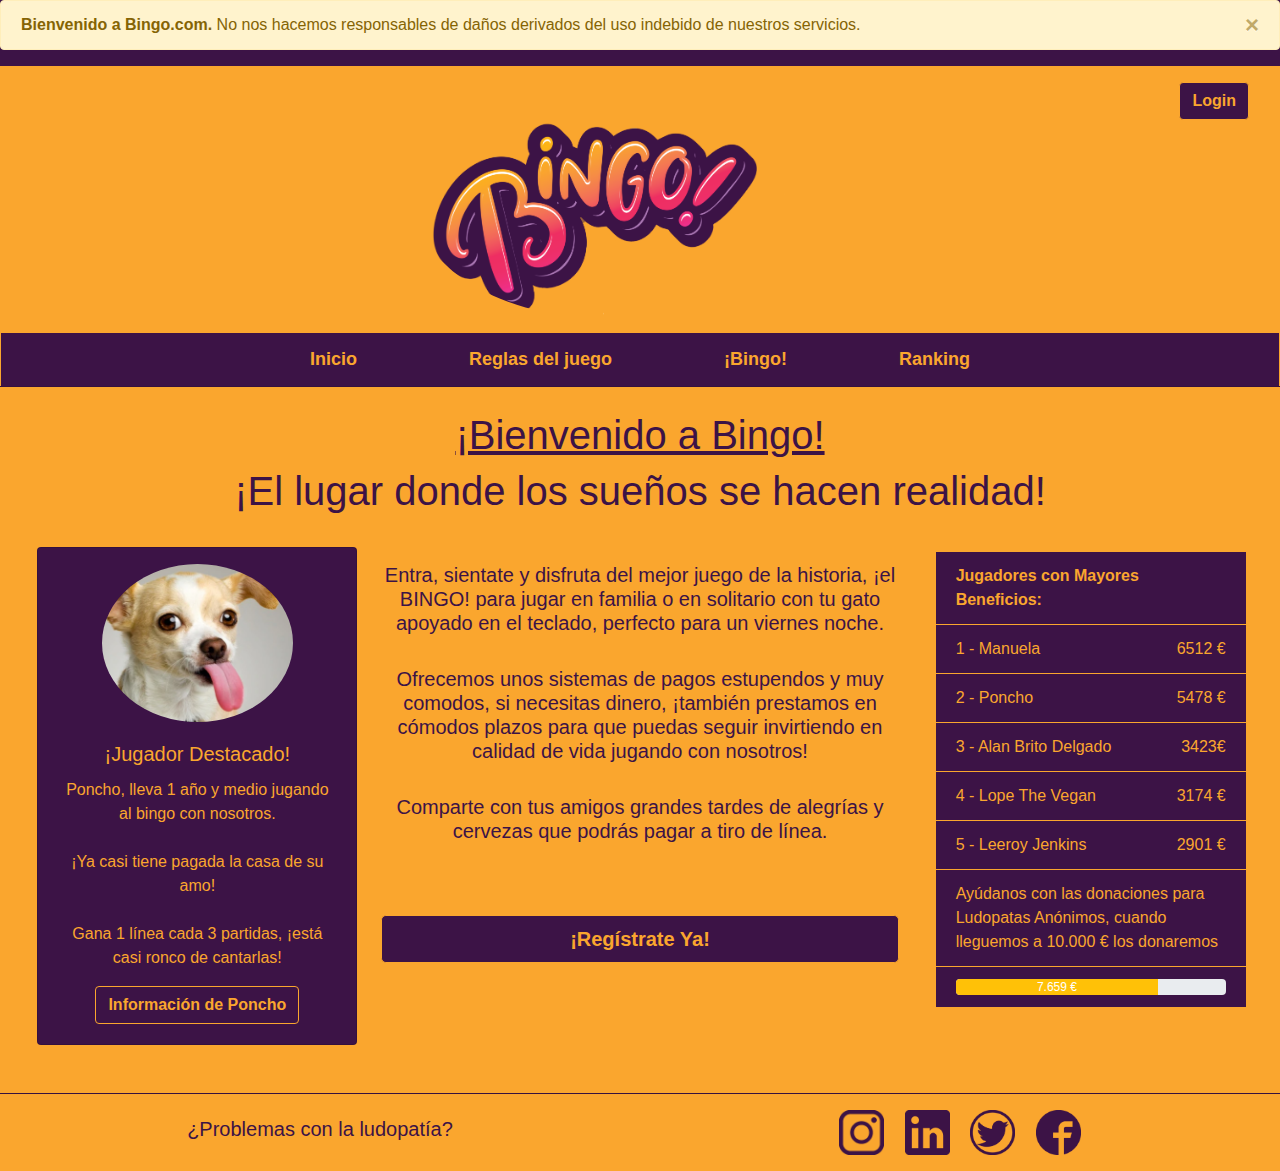
<file: DI_CartonesBingo/index.html>
<!DOCTYPE html>
<html lang="en">

<head>
    <meta charset="UTF-8">
    <meta name="viewport" content="width=device-width, initial-scale=1.0">
    <meta http-equiv="X-UA-Compatible" content="ie=edge">
    <title>Rankings</title>
    <link rel="stylesheet" href="https://maxcdn.bootstrapcdn.com/bootstrap/4.3.1/css/bootstrap.min.css">


    <link rel="stylesheet" href="css/style.css">
</head>

<body>
  
    <div class="alert alert-warning alert-dismissible fade show" role="alert">
        <strong>Bienvenido a Bingo.com.</strong> No nos hacemos responsables de daños derivados del uso indebido de
        nuestros servicios.
        <button type="button" class="close" data-dismiss="alert" aria-label="Close">
            <span aria-hidden="true">&times;</span>
        </button>
    </div>

    <div class="container">
        <div class="row justify-content-center pb-3 ">
            <div class="col-12   text-center">
                <img src="img/kisspng-buzzword-bingo-game-bigo-5b0ad9d072c036.57562746152743777647.png"
                    class="img-fluid rounded-circle imagen" alt="" />
                
                  
                    <button type="button" class="btn btn-primary float-right mt-3 mr-3" title="Introduce tus datos:" data-content="Hemos llegado al límite de jugadores simultaneos" data-toggle="popover" data-placement="bottom" >
                      Login
                    </button>
            </div>

        </div>

        <div class="row ">
            <div class="col-12 ">
                <nav class="navbar navbar-expand-md navbar-light bg-light border-right border-left border-primary">
                    <button class="navbar-toggler custom-toggler mx-2 my-2" type="button" data-toggle="collapse" data-target="#navbarNav"
                        aria-controls="navbarNav" aria-expanded="false" aria-label="Toggle navigation">
                        <span class="navbar-toggler-icon"></span>
                    </button>
                    <div class="collapse navbar-collapse text-center" id="navbarNav">
                        <ul class="navbar-nav  mx-auto ">
                            <li class="nav-item px-5">
                                <a class="nav-link" href="index.html">Inicio</a>
                            </li>
                            <li class="nav-item  px-5">
                                <a class="nav-link" href="html/reglas.html">Reglas del juego</a>
                            </li>
                            <li class="nav-item  px-5">
                                <a class="nav-link" href="html/bingo.html">¡Bingo!</a>
                            </li>
                            <li class="nav-item  px-5">
                                <a class="nav-link " href="html/ranking.html">Ranking</a>
                            </li>
                        </ul>
                    </div>
                </nav>
            </div>

        </div>
        <hr>

        <div class="row no-gutters justify-content-center pb-5">
            <div class="col-12 text-center py-4">
                <h1 class="h1 d-none d-md-block"><u>¡Bienvenido a Bingo!</u></h1>
                <h1 class="h1 d-none d-md-block">¡El lugar donde los sueños se hacen realidad!</h1>
                <h3 class="h3 d-md-none"><u>¡Bienvenido a Bingo!</u></h3>
                <h3 class="h3 d-md-none">¡El lugar donde los sueños se hacen realidad!</h3>
            </div>
            <div class="col-5 col-lg-3 text-center justify-content-center ">
            <div class="card ml-lg-2 index-2 h-lg-100" style="width: 100%">

                <img src="img/topdiario2.PNG" class="card-img img-fluid rounded-circle mx-auto mt-3" alt="...">
                <div class="card-body">
                  <h5 class="card-title">¡Jugador Destacado!</h5>
                  <p class="card-text">Poncho, lleva 1 año y medio jugando al bingo con nosotros.<br><br>
                    ¡Ya casi tiene pagada la casa de su amo!<br><br>
                    Gana 1 línea cada 3 partidas, ¡está casi ronco de cantarlas!
                  </p>
                  <button type="button" class="btn btn-md btn-primary" data-toggle="popover" title="Eduardo Iturraspe Alias 'Poncho'" data-content="Registrado en Bingo! el día 06-06-2016. ¡Ha pagado dos veces la fianza de su amo gracias a nosotros!">Información de Poncho</button>

                </div>
              </div>
            </div>
            <div class="col-6 col-lg-5 text-center pt-lg-3 px-2 mx-lg-4">
                 
                <p class="h5 d-none d-md-block">Entra, sientate y disfruta del mejor juego de la historia, ¡el BINGO! para jugar en familia o en solitario con tu gato apoyado en el teclado, perfecto para un viernes noche.</p><br>
                <p class="h5 d-none d-md-block">Ofrecemos unos sistemas de pagos estupendos y muy comodos, si necesitas dinero, ¡también prestamos en cómodos plazos para que puedas seguir invirtiendo en calidad de vida jugando con nosotros!</p><br>
                <p class="h5 d-none d-md-block">Comparte con tus amigos grandes tardes de alegrías y cervezas que podrás pagar a tiro de línea.</p>
                <p class="h4 d-md-none">Entra, sientate y disfruta del mejor juego de la historia, ¡el BINGO! para jugar en familia o en solitario con tu gato apoyado en el teclado, perfecto para un viernes noche.</p><br>
                <p class="h4 d-md-none">Ofrecemos unos sistemas de pagos estupendos y muy comodos, si necesitas dinero, ¡también prestamos en cómodos plazos para que puedas seguir invirtiendo en calidad de vida jugando con nosotros!</p><br>
                <p class="h4 d-md-none">Comparte con tus amigos grandes tardes de alegrías y cervezas que podrás pagar a tiro de línea.</p>
                <a class="btn btn-primary btn-lg mt-3 d-none d-md-block" href="#" role="button" data-toggle="modal"
                        data-target="#registro">¡Regístrate Ya!</a>
            </div>
            <div class="col-12 col-lg-3 px-4 pt-4 pt-lg-1 px-lg-1">
                    <ul class="list-group list-group-flush  ">
                            <li class="list-group-item "><strong>Jugadores con Mayores Beneficios:</strong></li>
                            <li class="list-group-item">1 - Manuela <span class="float-right"> 6512 €</span></li>
                            <li class="list-group-item">2 - Poncho  <span class="float-right">  5478 €</span></li>
                            <li class="list-group-item">3 - Alan Brito Delgado <span class="float-right"> 3423€</span></li>
                            <li class="list-group-item">4 - Lope The Vegan <span class="float-right"> 3174 €</span></li>
                            <li class="list-group-item">5 - Leeroy Jenkins <span class="float-right"> 2901 €</span></li>
                            <li class="list-group-item">Ayúdanos con las donaciones para Ludopatas Anónimos, cuando lleguemos a 10.000 € los donaremos</span></li>
                            <li class="list-group-item"><div class="progress">
                                    <div class="progress-bar bg-warning" role="progressbar" style="width: 75%" aria-valuenow="75" aria-valuemin="0" aria-valuemax="100">7.659 €</div>
                                  </div></li>
                          </ul>
            </div>
            <div></div>
            <a class="btn btn-primary btn-lg mt-3 d-md-none" href="#" role="button" data-toggle="modal"
                        data-target="#registro">¡Regístrate Ya!</a>
        </div>

        <hr>

        <!-- Modal Registro -->
                <div class="modal fade" id="registro" tabindex="-1" role="dialog" aria-labelledby="exampleModalScrollableTitle"
                aria-hidden="true">
                <div class="modal-dialog modal-dialog-scrollable" role="document">
                    <div class="modal-content text-center bg-dark">
                        <div class="modal-header justify-content-center">
                            <h5 class="modal-title text-center h4" id="exampleModalScrollableTitle">Formulario de registro</h5>
                            <button type="button" class="close" data-dismiss="modal" aria-label="Close">
                                <span aria-hidden="true">&times;</span>
                            </button>
                        </div>
                        <div class="modal-body">
                            <form>
                                <div class="form-group">
                                    <label for="exampleInputPassword1">Nombre de Usuario:</label>
                                    <input type="password" class="form-control" id="exampleInputPassword1">
                                  </div>
                                <div class="form-group">
                                  <label for="exampleInputPassword1">Contraseña:</label>
                                  <input type="password" class="form-control" id="exampleInputPassword1">
                                </div>
                                <div class="form-group">
                                    <label for="exampleInputPassword1">Confirmación de Contraseña:</label>
                                    <input type="password" class="form-control" id="exampleInputPassword1">
                                  </div>
                                <div class="form-group">
                                    <label for="exampleInputEmail1">Email address</label>
                                    <input type="email" class="form-control" id="exampleInputEmail1" aria-describedby="emailHelp">
                                    <small id="emailHelp" class="form-text text-muted">Tu email no será visible para los demás usuarios</small>
                                  </div>
                                  <label for="exampleInputEmail1">Dinero Inicial:</label>
                                  <div class="input-group mb-3">
                                        
                                    <div class="input-group-prepend">
                                      <span class="input-group-text">€</span>
                                    </div>
                                    <input type="text" class="form-control" aria-label="Amount (to the nearest dollar)">
                                    <div class="input-group-append">
                                      <span class="input-group-text">.00</span>
                                    </div>
                                  </div>
                                <div class="form-group form-check">
                                  <input type="checkbox" class="form-check-input" id="exampleCheck1">
                                  <label class="form-check-label" for="exampleCheck1">Mantente informado de las novedades</label>
                                </div>
                                <form>
                                    <div class="form-group">
                                      <label for="exampleFormControlFile1">Carga tu avatar:</label>
                                      <input type="file" class="form-control-file" id="exampleFormControlFile1">
                                    </div>
                                  </form>
                                <button type="submit" class="btn btn-primary">Enviar</button>
                              </form>
                        </div>
                        <div class="modal-footer">
                            <button type="button" class="btn btn-primary" data-dismiss="modal">Cerrar</button>
                        </div>
                    </div>
                </div>
            </div>

        <!-- Footer -->
        <footer class="">
            <div class="row align-items-center ">
                <div class="offset-sm-1 col-4  text-center ">
                    <p class="h5"><a
                            href="https://www.forummontau.com/sevilla/?gclid=Cj0KCQiA2vjuBRCqARIsAJL5a-Jh20NvwLqoTsAp2cpNeboF8vtER0LGLsStX-ExSQOBxda7CboXD2caAgzFEALw_wcB"
                            target="_blank">¿Problemas con la ludopatía?</a></p>

                </div>

                <div class=" offset-md-1 offset-lg-2 col-8 col-sm-7 col-md-6 col-lg-4 text-center">
                    <div class="py-sm-3 ">
                        <a href="https://www.instagram.com/?hl=es" class="px-2"><img
                                src="img/g3tCwR-logo-instagram-high-quality-pictures.png" data-toggle="tooltip"
                                title="¡Instagram!"></a>
                        <a href="https://es.linkedin.com/" class="px-2"><img src="img/61109.png"
                                data-toggle="tooltip" title="¡Linkedin!"></a>
                        <a href="https://twitter.com/?lang=es" class="px-2" data-toggle="tooltip" title="¡Twitter!"><img
                                src="img/58-580603_twitter-icon-white-transparent-transparent-background-twitter-logo.png"></a>
                        <a href="https://www.facebook.com/" class="px-2" data-toggle="tooltip" title="Facebook!"><img
                                src="img/pngocean.com.png"></a>
                    </div>
                </div>

            </div>
        </footer>
    </div>
    <script src="https://ajax.googleapis.com/ajax/libs/jquery/3.4.1/jquery.min.js"></script>
    <script src="https://cdnjs.cloudflare.com/ajax/libs/popper.js/1.14.7/umd/popper.min.js"></script>
    <script src="https://maxcdn.bootstrapcdn.com/bootstrap/4.3.1/js/bootstrap.min.js"></script>
    <script src="js/bingo.js" type="text/javascript"></script>

</body>

</html>
</file>
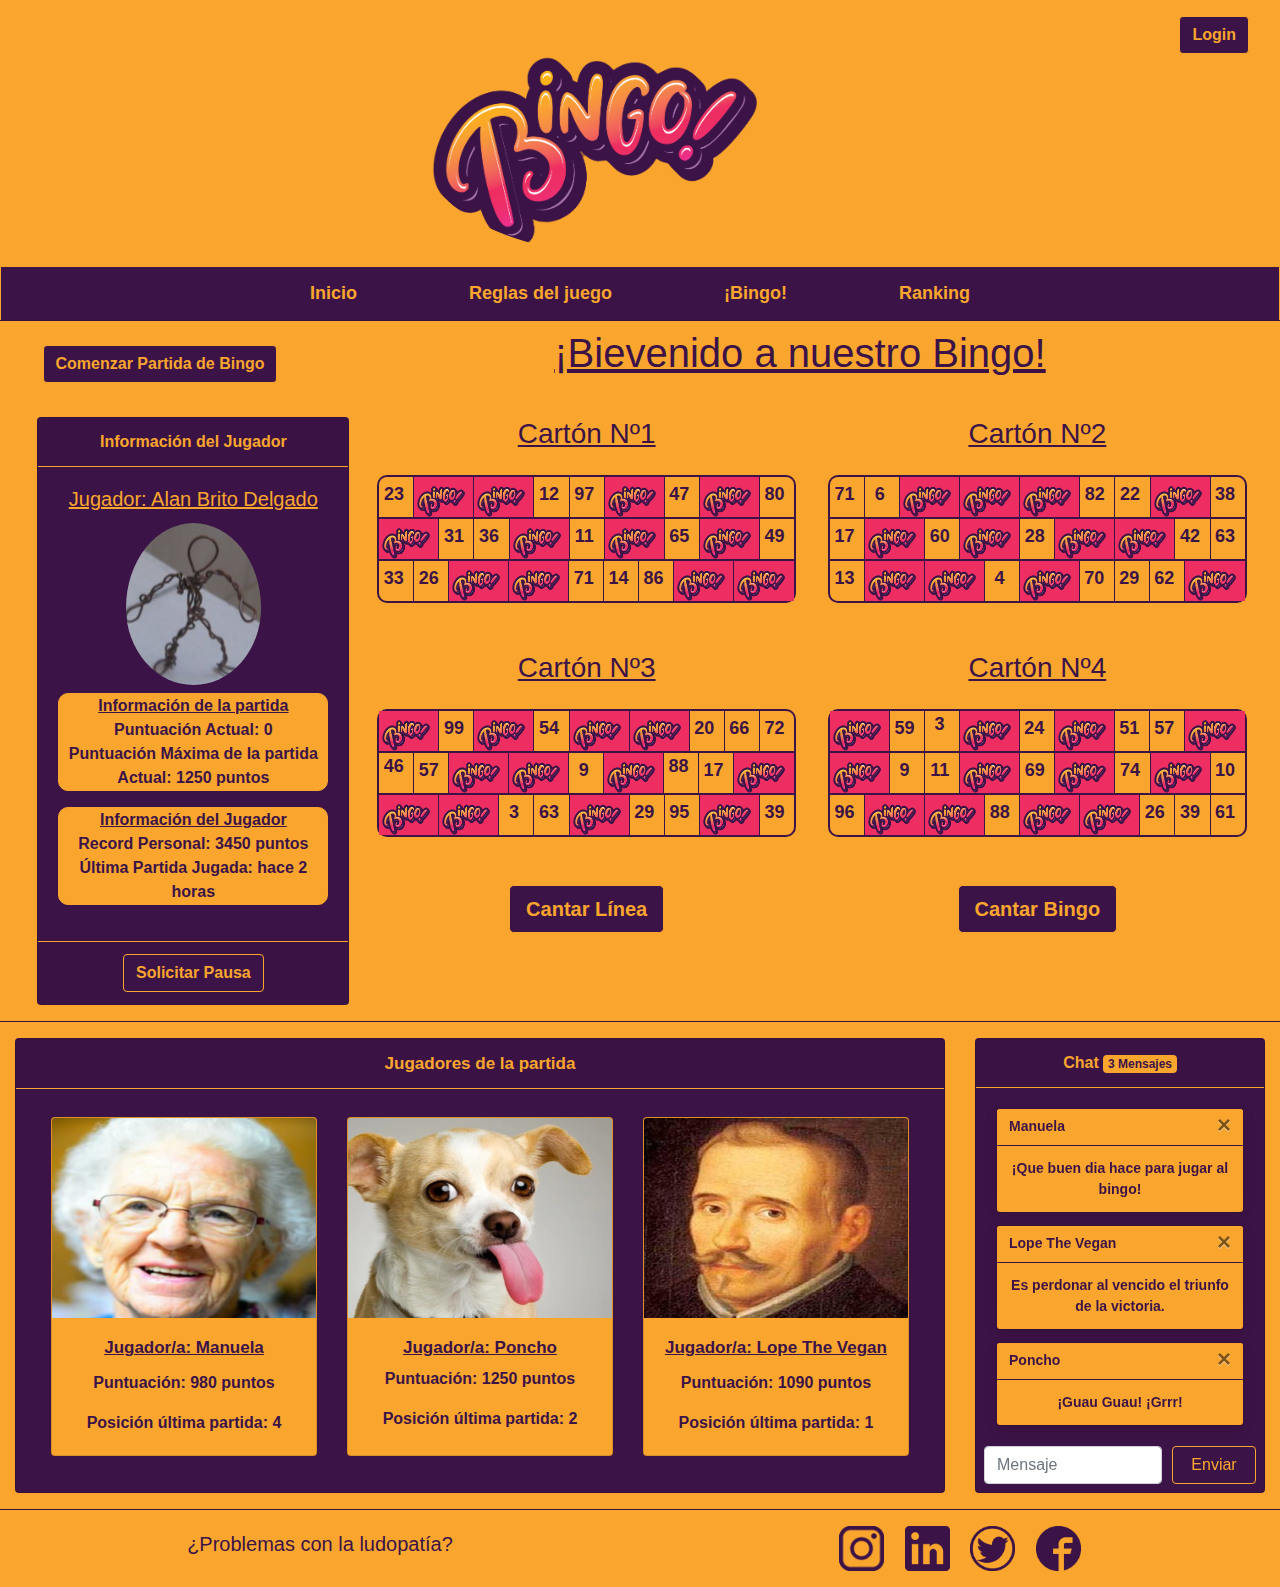
<file: DI_CartonesBingo/html/bingo.html>
<!DOCTYPE html>
<html lang="en">

<head>
    <meta charset="UTF-8">
    <meta name="viewport" content="width=device-width, initial-scale=1.0">
    <meta http-equiv="X-UA-Compatible" content="ie=edge">
    <title>¡Bingo!</title>
    <link rel="stylesheet" href="https://stackpath.bootstrapcdn.com/bootstrap/4.3.1/css/bootstrap.min.css"
        integrity="sha384-ggOyR0iXCbMQv3Xipma34MD+dH/1fQ784/j6cY/iJTQUOhcWr7x9JvoRxT2MZw1T" crossorigin="anonymous">
    <link rel="stylesheet" href="../css/style.css">

</head>

<body class="section">
    <div class="container">
        <div class="row justify-content-center pb-3 ">
            <div class="col-12   text-center">
                <img src="../img/kisspng-buzzword-bingo-game-bigo-5b0ad9d072c036.57562746152743777647.png"
                    class="img-fluid rounded-circle imagen" alt="" />


                <button type="button" class="btn btn-primary float-right mt-3 mr-3" title="Introduce tus datos:"
                    data-content="Hemos llegado al límite de jugadores simultaneos" data-toggle="popover"
                    data-placement="bottom">
                    Login
                </button>
            </div>

        </div>

        <div class="row ">
            <div class="col-12 ">
                <nav class="navbar navbar-expand-sm navbar-light bg-light border-right border-left border-primary">
                    <button class="navbar-toggler custom-toggler mx-2 my-2" type="button" data-toggle="collapse"
                        data-target="#navbarNav" aria-controls="navbarNav" aria-expanded="false"
                        aria-label="Toggle navigation">
                        <span class="navbar-toggler-icon"></span>
                    </button>
                    <div class="collapse navbar-collapse text-center" id="navbarNav">
                        <ul class="navbar-nav  mx-auto ">
                            <li class="nav-item  px-sm-4 px-md-5">
                                <a class="nav-link" href="../index.html">Inicio</a>
                            </li>
                            <li class="nav-item px-sm-4 px-md-5">
                                <a class="nav-link" href="reglas.html">Reglas del juego</a>
                            </li>
                            <li class="nav-item px-sm-4 px-md-5">
                                <a class="nav-link" href="bingo.html">¡Bingo!</a>
                            </li>
                            <li class="nav-item px-sm-4 px-md-5">
                                <a class="nav-link " href="ranking.html">Ranking</a>
                            </li>
                        </ul>
                    </div>
                </nav>
            </div>

        </div>
        <hr>
        <div class="row pt-2 ">
            <div class="d-none d-lg-block col-md-3 text-center ">
                <button type="button" class="btn btn-primary  mt-3 mr-3 mx-auto"
                    title="Estas en cola para empezar la partida"
                    data-content="En cuanto tengamos suficientes jugadores comenzará la partida" data-toggle="popover"
                    data-placement="bottom">
                    Comenzar Partida de Bingo
                </button>

            </div>
            <div class="col-12 col-lg-9">
                <h1 class="h1 text-center"><u>¡Bievenido a nuestro Bingo!</u></h1>
            </div>

            <div class="col-12 d-lg-none text-center">
                <button type="button" class="btn btn-primary  mt-3 mr-3" title="Estas en cola para empezar la partida"
                    data-content="En cuanto tengamos suficientes jugadores comenzará la partida" data-toggle="popover"
                    data-placement="bottom">
                    Comenzar Partida de Bingo
                </button>

            </div>
        </div>
        <!-- Información Personal Pequeño // Chat -->
        <div class="row pt-3">

            <div class=" d-lg-none col-11 col-md-8 col-lg-3 pb-3  mx-auto">
                <div class="card text-center  fondo1 ml-2">
                    <div class="card-header">
                        <strong>Información del Jugador</strong>
                    </div>
                    <div class="card-body">
                        <h5 class="card-title"><u>Jugador: Alan Brito Delgado</u></h5>
                        <img src="../img/Alan_Brito.JPG" alt="" class="img fluid rounded-circle pb-2">
                        <div id="puntuacion" class="mb-3">
                            <span><u>Información de la partida</u></span><br>
                            <span>Puntuación Actual: 1600 puntos</span><br>
                            <span>Puntuación Máxima de la partida Actual: 1600 puntos</span>
                        </div>
                        <div id="puntuacion" class="mb-3">
                            <span><u>Información del jugador</u></span><br>
                            <span>Record Personal: 3450 puntos</span><br>
                            <span>Última Partida Jugada: hace 2 horas</span>
                        </div>

                    </div>
                    <div class="card-footer text-muted bordefooter">
                        <button type="button" class="btn btn-primary" data-toggle="tooltip" data-html="true"
                            title="<em>Puedes solicitar</em> <u>UNA</u> <b>pausa por partida.</b>">
                            Solicitar Pausa
                        </button>
                    </div>
                </div>
            </div>
            <div class="d-lg-none col-11 col-md-4 mx-auto ">
                <div class="card text-center  bg-light">
                    <div class="card-header">
                        <strong> Chat <span class="badge badge-secondary bg-dark"> 3 Mensajes</span</strong> </div> <div
                                    class="card-body bg-light justify-content-center mx-auto">
                                <div class="toast bg-dark  mx-auto" role="alert" aria-live="assertive"
                                    aria-atomic="true" data-autohide="false">
                                    <div class="toast-header bg-dark">

                                        <strong class="mr-auto">Manuela</strong>
                                        <small class="text-muted">just now</small>
                                        <button type="button" class="ml-2 mb-1 close" data-dismiss="toast"
                                            aria-label="Close">
                                            <span aria-hidden="true">&times;</span>
                                        </button>
                                    </div>
                                    <div class="toast-body">
                                        ¡Que buen dia hace para jugar al bingo!
                                    </div>
                                </div>

                                <div class="toast mx-auto bg-dark" role="alert" aria-live="assertive" aria-atomic="true"
                                    data-autohide="false">
                                    <div class="toast-header  bg-dark">
                                        <strong class="mr-auto">Lope The Vegan</strong>
                                        <small class="text-muted">2 seconds ago</small>
                                        <button type="button" class="ml-2 mb-1 close" data-dismiss="toast"
                                            aria-label="Close">
                                            <span aria-hidden="true">&times;</span>
                                        </button>
                                    </div>
                                    <div class="toast-body">
                                        Es perdonar al vencido el triunfo de la victoria.
                                    </div>
                                </div>
                                <div class="toast mx-auto bg-dark" role="alert" aria-live="assertive" aria-atomic="true"
                                    data-autohide="false">
                                    <div class="toast-header  bg-dark">
                                        <strong class="mr-auto">Poncho</strong>
                                        <small class="text-muted">30 seconds ago</small>
                                        <button type="button" class="ml-2 mb-1 close" data-dismiss="toast"
                                            aria-label="Close">
                                            <span aria-hidden="true">&times;</span>
                                        </button>
                                    </div>
                                    <div class="toast-body">
                                        ¡Guau Guau! ¡Grrr!
                                    </div>
                                </div>
                    </div>
                    <form>
                        <div class="form-row px-2 pb-2 ">
                            <div class="col-9 col-sm-10 col-md-8">
                                <input type="text" class="form-control" placeholder="Mensaje">
                            </div>
                            <div class="col-3 col-sm-2 col-md-3">
                                <input type="submit" class="form-control " value="Enviar" id="enviar" />
                            </div>

                        </div>
                    </form>
                </div>
            </div>
        </div>

        <!-- Información Personal -->
        <div class="row pt-3 no-gutters justify-content-center">

            <div class="d-none d-lg-block col-11 col-md-9 col-lg-3 pb-3 ">
                <div class="card text-center h-100 fondo1 ml-2">
                    <div class="card-header">
                        <strong>Información del Jugador</strong>
                    </div>
                    <div class="card-body">
                        <h5 class="card-title"><u>Jugador: Alan Brito Delgado</u></h5>
                        <img src="../img/Alan_Brito.JPG" alt="" class="img fluid rounded-circle pb-2">
                        <div id="puntuacion" class="mb-3">
                            <span><u>Información de la partida</u></span><br>
                            <span id="puntuacionJugador">Puntuación Actual:</span><br>
                            <span>Puntuación Máxima de la partida Actual: 1250 puntos</span>
                        </div>
                        <div id="puntuacion" class="mb-3">
                            <span><u>Información del Jugador</u></span><br>
                            <span>Record Personal: 3450 puntos</span><br>
                            <span>Última Partida Jugada: hace 2 horas</span>
                        </div>

                    </div>
                    <div class="card-footer text-muted bordefooter">
                        <button type="button" class="btn btn-primary" data-toggle="tooltip" data-html="true"
                            title="<em>Puedes solicitar</em> <u>UNA</u> <b>pausa por partida.</b>">
                            Solicitar Pausa
                        </button>
                    </div>
                </div>
            </div>

        <!-- Cartones  -->
            <div class="col-12 col-sm-6 col-md-6 col-lg-4 letra ml-lg-4  ">
                <h3 class="h3 text-center pb-3"><u>Cartón Nº1</u></h3>
                <div class="row pb-5 no-gutter text-center justify-content-center d-flex pr-2 pr-sm-1 pl-2 pl-sm-1">
                    <div class="row align-items-center no-gutters borde1 justify-content-center  ">
                        <div id="numeroBingo" class="col borde4 h-100 pt-1" onclick="numeroMarcado(this)">23</div>
                        <div class="col  bg-danger borde4"><img
                                src="../img/kisspng-buzzword-bingo-game-bigo-5b0ad9d072c036.57562746152743777647.png"
                                class="imagen-2" alt="" /></div>
                        <div class="col  bg-danger borde4"><img
                                src="../img/kisspng-buzzword-bingo-game-bigo-5b0ad9d072c036.57562746152743777647.png"
                                class="imagen-2" alt="" /></div>
                        <div id="numeroBingo" class="col borde4 h-100 pt-1" onclick="numeroMarcado(this)">12</div>
                        <div id="numeroBingo" class="col  borde4 h-100 pt-1" onclick="numeroMarcado(this)">97</div>
                        <div class="col bg-danger borde4"><img
                                src="../img/kisspng-buzzword-bingo-game-bigo-5b0ad9d072c036.57562746152743777647.png"
                                class="imagen-2" alt="" /></div>
                        <div id="numeroBingo" class="col  borde4 h-100 pt-1" onclick="numeroMarcado(this)">47</div>
                        <div class="col bg-danger borde4"><img
                                src="../img/kisspng-buzzword-bingo-game-bigo-5b0ad9d072c036.57562746152743777647.png"
                                class="imagen-2" alt="" /></div>
                        <div id="numeroBingo" class="col h-100 pt-1" onclick="numeroMarcado(this)">80</div>
                    </div>
                    <div class="row align-items-center no-gutters borde2">
                        <div class="col  bg-danger  borde4"><img
                                src="../img/kisspng-buzzword-bingo-game-bigo-5b0ad9d072c036.57562746152743777647.png"
                                class="imagen-2" alt="" /></div>
                        <div id="numeroBingo" class="col h-100 borde4 pt-1" onclick="numeroMarcado(this)">31</div>
                        <div id="numeroBingo" class="col h-100 borde4 pt-1" onclick="numeroMarcado(this)">36</div>
                        <div class="col bg-danger borde4"><img
                                src="../img/kisspng-buzzword-bingo-game-bigo-5b0ad9d072c036.57562746152743777647.png"
                                class="imagen-2" alt="" /></div>
                        <div id="numeroBingo" class="col h-100 borde4 pt-1" onclick="numeroMarcado(this)">11</div>
                        <div class="col bg-danger borde4"><img
                                src="../img/kisspng-buzzword-bingo-game-bigo-5b0ad9d072c036.57562746152743777647.png"
                                class="imagen-2" alt="" /></div>
                        <div id="numeroBingo" class="col h-100 borde4 pt-1" onclick="numeroMarcado(this)">65</div>
                        <div class="col bg-danger borde4"><img
                                src="../img/kisspng-buzzword-bingo-game-bigo-5b0ad9d072c036.57562746152743777647.png"
                                class="imagen-2" alt="" /></div>
                        <div id="numeroBingo" class="col h-100 pt-1" onclick="numeroMarcado(this)">49</div>
                    </div>
                    <div class="row linea-3 align-items-center no-gutters borde3 mx-sm-auto ">
                        <div id="numeroBingo" class="col borde4 h-100 pt-1" onclick="numeroMarcado(this)">33</div>
                        <div id="numeroBingo" class="col borde4 h-100 pt-1" onclick="numeroMarcado(this)">26</div>
                        <div class="col bg-danger borde4"><img
                                src="../img/kisspng-buzzword-bingo-game-bigo-5b0ad9d072c036.57562746152743777647.png"
                                class="imagen-2" alt="" /></div>
                        <div class="col bg-danger borde4"><img
                                src="../img/kisspng-buzzword-bingo-game-bigo-5b0ad9d072c036.57562746152743777647.png"
                                class="imagen-2" alt="" /></div>
                        <div id="numeroBingo" class="col borde4 h-100 pt-1" onclick="numeroMarcado(this)">71</div>
                        <div id="numeroBingo" class="col borde4 h-100 pt-1" onclick="numeroMarcado(this)">14</div>
                        <div id="numeroBingo" class="col borde4 h-100 pt-1" onclick="numeroMarcado(this)">86</div>
                        <div class="col bg-danger borde4"><img
                                src="../img/kisspng-buzzword-bingo-game-bigo-5b0ad9d072c036.57562746152743777647.png"
                                class="imagen-2" alt="" /></div>
                        <div class="col bg-danger"><img
                                src="../img/kisspng-buzzword-bingo-game-bigo-5b0ad9d072c036.57562746152743777647.png"
                                class="imagen-2" alt="" /></div>
                    </div>

                </div>
                <h3 class="h3 text-center pb-3"><u>Cartón Nº3</u></h3>
                <div class="row pb-5 no-gutter text-center justify-content-center pr-2 pr-sm-1 pl-2 pl-sm-1">
                    <div class="row align-items-center no-gutters borde1 justify-content-center  ">
                        <div class="col bg-danger borde4"><img
                                src="../img/kisspng-buzzword-bingo-game-bigo-5b0ad9d072c036.57562746152743777647.png"
                                class="imagen-2" alt="" /></div>
                        <div id="numeroBingo" class="col borde4 h-100 pt-1" onclick="numeroMarcado(this)">99</div>

                        <div class="col bg-danger borde4"><img
                                src="../img/kisspng-buzzword-bingo-game-bigo-5b0ad9d072c036.57562746152743777647.png"
                                class="imagen-2" alt="" /></div>
                        <div id="numeroBingo" class="col borde4 h-100 pt-1" onclick="numeroMarcado(this)">54</div>
                        <div class="col bg-danger borde4"><img
                                src="../img/kisspng-buzzword-bingo-game-bigo-5b0ad9d072c036.57562746152743777647.png"
                                class="imagen-2" alt="" /></div>
                        <div class="col bg-danger borde4"><img
                                src="../img/kisspng-buzzword-bingo-game-bigo-5b0ad9d072c036.57562746152743777647.png"
                                class="imagen-2" alt="" /></div>
                        <div id="numeroBingo" class="col borde4 h-100 pt-1" onclick="numeroMarcado(this)">20</div>

                        <div id="numeroBingo" class="col borde4 h-100 pt-1" onclick="numeroMarcado(this)">66</div>

                        <div id="numeroBingo" class="col h-100 pt-1" onclick="numeroMarcado(this)">72</div>

                    </div>
                    <div class="row align-items-center no-gutters borde2">

                        <div id="numeroBingo" class="col h-100 borde4 pt-1o" onclick="numeroMarcado(this)">46</div>

                        <div id="numeroBingo" class="col h-100 borde4 pt-1" onclick="numeroMarcado(this)">57</div>
                        <div class="col bg-danger  borde4"><img
                                src="../img/kisspng-buzzword-bingo-game-bigo-5b0ad9d072c036.57562746152743777647.png"
                                class="imagen-2" alt="" /></div>
                        <div class="col bg-danger borde4"><img
                                src="../img/kisspng-buzzword-bingo-game-bigo-5b0ad9d072c036.57562746152743777647.png"
                                class="imagen-2" alt="" /></div>
                        <div id="numeroBingo" class="col h-100 borde4 pt-1" onclick="numeroMarcado(this)">9</div>
                        <div class="col bg-danger borde4"><img
                                src="../img/kisspng-buzzword-bingo-game-bigo-5b0ad9d072c036.57562746152743777647.png"
                                class="imagen-2" alt="" /></div>
                        <div id="numeroBingo" class="col h-100 borde4 pt-1o" onclick="numeroMarcado(this)">88</div>

                        <div id="numeroBingo" class="col h-100 pt-1 borde4" onclick="numeroMarcado(this)">17</div>
                        <div class="col bg-danger "><img
                                src="../img/kisspng-buzzword-bingo-game-bigo-5b0ad9d072c036.57562746152743777647.png"
                                class="imagen-2" alt="" /></div>
                    </div>
                    <div class="row linea-3 align-items-center no-gutters borde3 mx-sm-auto ">
                        <div class="col bg-danger borde4"><img
                                src="../img/kisspng-buzzword-bingo-game-bigo-5b0ad9d072c036.57562746152743777647.png"
                                class="imagen-2" alt="" /></div>
                        <div class="col  bg-danger borde4"><img
                                src="../img/kisspng-buzzword-bingo-game-bigo-5b0ad9d072c036.57562746152743777647.png"
                                class="imagen-2" alt="" /></div>
                        <div id="numeroBingo" class="col borde4 h-100 pt-1" onclick="numeroMarcado(this)">3</div>
                        <div id="numeroBingo" class="col borde4 h-100 pt-1" onclick="numeroMarcado(this)">63</div>
                        <div id="numeroBingo" class="col bg-danger borde4"><img
                                src="../img/kisspng-buzzword-bingo-game-bigo-5b0ad9d072c036.57562746152743777647.png"
                                class="imagen-2" alt="" /></div>
                        <div id="numeroBingo" class="col borde4 h-100 pt-1" onclick="numeroMarcado(this)">29</div>
                        <div id="numeroBingo" class="col borde4 h-100 pt-1" onclick="numeroMarcado(this)">95</div>
                        <div id="numeroBingo" class="col bg-danger borde4 "><img
                                src="../img/kisspng-buzzword-bingo-game-bigo-5b0ad9d072c036.57562746152743777647.png"
                                class="imagen-2" alt="" /></div>
                        <div id="numeroBingo" class="col h-100 pt-1" onclick="numeroMarcado(this)">39</div>


                    </div>
                    <a class="btn btn-primary btn-lg  mt-5 d-none d-sm-block" href="#" role="button" data-toggle="modal"
                        data-target="#linea">Cantar Línea</a>
                </div>


            </div>

            <div class="col-12 col-sm-6 col-md-6 col-lg-4 letra ml-lg-4  ">
                <h3 class="h3 text-center  pb-3"><u>Cartón Nº2</u></h3>
                <div class="row pb-5 no-gutter text-center justify-content-center d-flex pr-2 pr-sm-1 pl-2 pl-sm-1">
                    <div class="row align-items-center no-gutters borde1 justify-content-center  ">
                        <div id="numeroBingo" class="col  borde4 h-100 pt-1" onclick="numeroMarcado(this)">71</div>
                        <div id="numeroBingo" class="col borde4 h-100 pt-1" onclick="numeroMarcado(this)">6</div>
                        <div class="col  bg-danger borde4"><img
                                src="../img/kisspng-buzzword-bingo-game-bigo-5b0ad9d072c036.57562746152743777647.png"
                                class="imagen-2" alt="" /></div>
                        <div class="col  bg-danger borde4"><img
                                src="../img/kisspng-buzzword-bingo-game-bigo-5b0ad9d072c036.57562746152743777647.png"
                                class="imagen-2" alt="" /></div>
                        <div class="col bg-danger borde4"><img
                                src="../img/kisspng-buzzword-bingo-game-bigo-5b0ad9d072c036.57562746152743777647.png"
                                class="imagen-2" alt="" /></div>
                        <div id="numeroBingo" class="col  borde4 h-100 pt-1" onclick="numeroMarcado(this)">82</div>

                        <div id="numeroBingo" class="col  borde4 h-100 pt-1" onclick="numeroMarcado(this)">22</div>
                        <div class="col bg-danger borde4"><img
                                src="../img/kisspng-buzzword-bingo-game-bigo-5b0ad9d072c036.57562746152743777647.png"
                                class="imagen-2" alt="" /></div>
                        <div id="numeroBingo" class="col h-100 pt-1" onclick="numeroMarcado(this)">38</div>
                    </div>
                    <div class="row align-items-center no-gutters borde2">

                        <div id="numeroBingo" class="col h-100 borde4 pt-1" onclick="numeroMarcado(this)">17</div>
                        <div class="col  bg-danger  borde4"><img
                                src="../img/kisspng-buzzword-bingo-game-bigo-5b0ad9d072c036.57562746152743777647.png"
                                class="imagen-2" alt="" /></div>
                        <div id="numeroBingo" class="col h-100 borde4 pt-1" onclick="numeroMarcado(this)">60</div>
                        <div class="col bg-danger borde4"><img
                                src="../img/kisspng-buzzword-bingo-game-bigo-5b0ad9d072c036.57562746152743777647.png"
                                class="imagen-2" alt="" /></div>
                        <div id="numeroBingo" class="col h-100 borde4 pt-1" onclick="numeroMarcado(this)">28</div>
                        <div class="col bg-danger borde4"><img
                                src="../img/kisspng-buzzword-bingo-game-bigo-5b0ad9d072c036.57562746152743777647.png"
                                class="imagen-2" alt="" /></div>
                        <div class="col bg-danger borde4"><img
                                src="../img/kisspng-buzzword-bingo-game-bigo-5b0ad9d072c036.57562746152743777647.png"
                                class="imagen-2" alt="" /></div>
                        <div id="numeroBingo" class="col h-100 borde4 pt-1" onclick="numeroMarcado(this)">42</div>

                        <div id="numeroBingo" class="col h-100 pt-1" onclick="numeroMarcado(this)">63</div>
                    </div>
                    <div class="row linea-3 align-items-center no-gutters borde3 mx-sm-auto ">
                        <div id="numeroBingo" class="col borde4 h-100 pt-1" onclick="numeroMarcado(this)">13</div>
                        <div class="col bg-danger borde4"><img
                                src="../img/kisspng-buzzword-bingo-game-bigo-5b0ad9d072c036.57562746152743777647.png"
                                class="imagen-2" alt="" /></div>

                        <div class="col bg-danger borde4"><img
                                src="../img/kisspng-buzzword-bingo-game-bigo-5b0ad9d072c036.57562746152743777647.png"
                                class="imagen-2" alt="" /></div>
                        <div id="numeroBingo" class="col borde4 h-100 pt-1" onclick="numeroMarcado(this)">4</div>
                        <div class="col bg-danger borde4"><img
                                src="../img/kisspng-buzzword-bingo-game-bigo-5b0ad9d072c036.57562746152743777647.png"
                                class="imagen-2" alt="" /></div>
                        <div id="numeroBingo" class="col borde4 h-100 pt-1" onclick="numeroMarcado(this)">70</div>
                        <div id="numeroBingo" class="col borde4 h-100 pt-1" onclick="numeroMarcado(this)">29</div>
                        <div id="numeroBingo" class="col borde4 h-100 pt-1" onclick="numeroMarcado(this)">62</div>
                        <div class="col bg-danger "><img
                                src="../img/kisspng-buzzword-bingo-game-bigo-5b0ad9d072c036.57562746152743777647.png"
                                class="imagen-2" alt="" /></div>

                    </div>

                </div>
                <h3 class="h3 text-center pb-3"><u>Cartón Nº4</u></h3>
                <div class="row pb-5 no-gutter text-center justify-content-center pr-2 pr-sm-1 pl-2 pl-sm-1">
                    <div class="row align-items-center no-gutters borde1 justify-content-center  ">
                        <div class="col bg-danger borde4"><img
                                src="../img/kisspng-buzzword-bingo-game-bigo-5b0ad9d072c036.57562746152743777647.png"
                                class="imagen-2" alt="" /></div>
                        <div id="numeroBingo" class="col borde4 h-100 pt-1" onclick="numeroMarcado(this)">59</div>


                        <div id="numeroBingo" class="col borde4 h-100 pt-1o" onclick="numeroMarcado(this)">3</div>
                        <div class="col bg-danger borde4"><img
                                src="../img/kisspng-buzzword-bingo-game-bigo-5b0ad9d072c036.57562746152743777647.png"
                                class="imagen-2" alt="" /></div>


                        <div id="numeroBingo" class="col borde4 h-100 pt-1" onclick="numeroMarcado(this)">24</div>
                        <div class="col bg-danger borde4"><img
                                src="../img/kisspng-buzzword-bingo-game-bigo-5b0ad9d072c036.57562746152743777647.png"
                                class="imagen-2" alt="" /></div>
                        <div id="numeroBingo" class="col borde4 h-100 pt-1" onclick="numeroMarcado(this)">51</div>

                        <div id="numeroBingo" class="col h-100 pt-1 borde4" onclick="numeroMarcado(this)">57</div>
                        <div class="col bg-danger "><img
                                src="../img/kisspng-buzzword-bingo-game-bigo-5b0ad9d072c036.57562746152743777647.png"
                                class="imagen-2" alt="" /></div>

                    </div>
                    <div class="row align-items-center no-gutters borde2">
                        <div class="col  bg-danger  borde4"><img
                                src="../img/kisspng-buzzword-bingo-game-bigo-5b0ad9d072c036.57562746152743777647.png"
                                class="imagen-2" alt="" /></div>
                        <div id="numeroBingo" class="col h-100 borde4 pt-1" onclick="numeroMarcado(this)">9</div>

                        <div id="numeroBingo" class="col h-100 borde4 pt-1" onclick="numeroMarcado(this)">11</div>
                        <div class="col bg-danger borde4"><img
                                src="../img/kisspng-buzzword-bingo-game-bigo-5b0ad9d072c036.57562746152743777647.png"
                                class="imagen-2" alt="" /></div>
                        <div id="numeroBingo" class="col h-100 borde4 pt-1" onclick="numeroMarcado(this)">69</div>
                        <div class="col bg-danger borde4"><img
                                src="../img/kisspng-buzzword-bingo-game-bigo-5b0ad9d072c036.57562746152743777647.png"
                                class="imagen-2" alt="" /></div>

                        <div id="numeroBingo" class="col h-100 borde4 pt-1" onclick="numeroMarcado(this)">74</div>
                        <div class="col bg-danger borde4"><img
                                src="../img/kisspng-buzzword-bingo-game-bigo-5b0ad9d072c036.57562746152743777647.png"
                                class="imagen-2" alt="" /></div>
                        <div id="numeroBingo" class="col h-100 pt-1" onclick="numeroMarcado(this)">10</div>
                    </div>
                    <div class="row linea-3 align-items-center no-gutters borde3 mx-sm-auto ">
                        <div id="numeroBingo" class="col borde4 h-100 pt-1" onclick="numeroMarcado(this)">96</div>
                        <div class="col bg-danger borde4"><img
                                src="../img/kisspng-buzzword-bingo-game-bigo-5b0ad9d072c036.57562746152743777647.png"
                                class="imagen-2" alt="" /></div>

                        <div class="col bg-danger borde4"><img
                                src="../img/kisspng-buzzword-bingo-game-bigo-5b0ad9d072c036.57562746152743777647.png"
                                class="imagen-2" alt="" /></div>
                        <div id="numeroBingo" class="col borde4 h-100 pt-1" onclick="numeroMarcado(this)">88</div>
                        <div class="col bg-danger borde4"><img
                                src="../img/kisspng-buzzword-bingo-game-bigo-5b0ad9d072c036.57562746152743777647.png"
                                class="imagen-2" alt="" /></div>
                        <div class="col bg-danger borde4"><img
                                src="../img/kisspng-buzzword-bingo-game-bigo-5b0ad9d072c036.57562746152743777647.png"
                                class="imagen-2" alt="" /></div>
                        <div id="numeroBingo" class="col borde4 h-100 pt-1" onclick="numeroMarcado(this)">26</div>
                        <div id="numeroBingo" class="col borde4 h-100 pt-1" onclick="numeroMarcado(this)">39</div>
                        <div id="numeroBingo" class="col h-100 pt-1" onclick="numeroMarcado(this)">61</div>


                    </div>
                    <a class="btn btn-primary btn-lg  mt-5 d-sm-none mr-5" href="#" role="button" data-toggle="modal"
                        data-target="#linea">Cantar Línea</a>
                    <a class="btn btn-primary btn-lg  mt-5" href="#" role="button" data-toggle="modal"
                        data-target="#bingo">Cantar Bingo</a>
                </div>



            </div>


        </div>
        <hr>
        <!-- Información Jugadores// Chat -->
        <div class="row py-3">

            <div class="col-12 col-lg-9 ">
                <div class="card text-center bg-light h-100">
                    <div class="card-header jugadoresPartida">
                        <strong> Jugadores de la partida</strong>
                    </div>
                    <div class="card-body ">
                        <div class="row d-block ">

                            <div class="card-group ">
                                <div class="col-12 col-sm-4  pt-2">
                                    <div class="card imagen-jugador h-100 mx-auto justify-content-center bg-dark">
                                        <img src="../img/topdiario1.PNG" class="card-img-top img-fluid" alt="...">
                                        <div class="card-body ">
                                            <h5 class="card-title h4"><strong><u>Jugador/a: Manuela</u></strong></h5>
                                            <p class="card-text">Puntuación: 980 puntos</p>
                                            <p class="card-text">Posición última partida: 4</p>
                                        </div>
                                    </div>
                                </div>
                                <div class="col-12 col-sm-4  pt-2">
                                    <div class="card imagen-jugador mx-auto h-100 bg-dark">
                                        <img src="../img/topdiario2.PNG" class="card-img-top img-fluid" alt="...">
                                        <div class="card-body">
                                            <h4 class="h4"><strong><u>Jugador/a: Poncho</u></strong></h4>
                                            <p class="card-text">Puntuación: 1250 puntos</p>
                                            <p class="card-text">Posición última partida: 2</p>

                                        </div>
                                    </div>
                                </div>
                                <div class="col-12 col-sm-4  pt-2 ">
                                    <div class="card imagen-jugador mx-auto h-100  bg-dark">
                                        <img src="../img/j1.png" class="card-img-top img-fluid" alt="...">
                                        <div class="card-body">
                                            <h5 class="card-title h4"><strong><u>Jugador/a: Lope The Vegan</u></strong>
                                            </h5>
                                            <p class="card-text">Puntuación: 1090 puntos</p>
                                            <p class="card-text">Posición última partida: 1</p>

                                        </div>
                                    </div>
                                </div>
                            </div>

                        </div>
                    </div>

                </div>
            </div>
            <div class="d-none d-lg-block col-lg-3">
                <div class="card text-center h-100 bg-light">
                    <div class="card-header">
                        <strong> Chat <span class="badge badge-secondary bg-dark"> 3 Mensajes</span</strong> </div> <div
                                    class="card-body bg-light">
                                <div class="toast bg-dark" role="alert" aria-live="assertive" aria-atomic="true"
                                    data-autohide="false">
                                    <div class="toast-header bg-dark">

                                        <strong class="mr-auto">Manuela</strong>
                                        <small class="text-muted">just now</small>
                                        <button type="button" class="ml-2 mb-1 close" data-dismiss="toast"
                                            aria-label="Close">
                                            <span aria-hidden="true">&times;</span>
                                        </button>
                                    </div>
                                    <div class="toast-body">
                                        ¡Que buen dia hace para jugar al bingo!
                                    </div>
                                </div>

                                <div class="toast  bg-dark" role="alert" aria-live="assertive" aria-atomic="true"
                                    data-autohide="false">
                                    <div class="toast-header  bg-dark">
                                        <strong class="mr-auto">Lope The Vegan</strong>
                                        <small class="text-muted">2 seconds ago</small>
                                        <button type="button" class="ml-2 mb-1 close" data-dismiss="toast"
                                            aria-label="Close">
                                            <span aria-hidden="true">&times;</span>
                                        </button>
                                    </div>
                                    <div class="toast-body">
                                        Es perdonar al vencido el triunfo de la victoria.
                                    </div>
                                </div>
                                <div class="toast  bg-dark" role="alert" aria-live="assertive" aria-atomic="true"
                                    data-autohide="false">
                                    <div class="toast-header  bg-dark">
                                        <strong class="mr-auto">Poncho</strong>
                                        <small class="text-muted">30 seconds ago</small>
                                        <button type="button" class="ml-2 mb-1 close" data-dismiss="toast"
                                            aria-label="Close">
                                            <span aria-hidden="true">&times;</span>
                                        </button>
                                    </div>
                                    <div class="toast-body">
                                        ¡Guau Guau! ¡Grrr!
                                    </div>
                                </div>
                    </div>
                    <form>
                        <div class="form-row px-2 pb-2 ">
                            <div class="col-8">
                                <input type="text" class="form-control" placeholder="Mensaje">
                            </div>
                            <div class="col ">
                                <input type="submit" class="form-control " value="Enviar" id="enviar" />
                            </div>

                        </div>
                    </form>
                </div>



            </div>
        </div>
        <!-- Modal Linea -->
        <div class="modal fade" id="linea" tabindex="-1" role="dialog" aria-labelledby="exampleModalScrollableTitle"
            aria-hidden="true">
            <div class="modal-dialog modal-dialog-scrollable" role="document">
                <div class="modal-content text-center bg-dark">
                    <div class="modal-header justify-content-center">
                        <h5 class="modal-title text-center h4" id="exampleModalScrollableTitle">Estamos Comprobando tus
                            Cartones</h5>
                        <button type="button" class="close" data-dismiss="modal" aria-label="Close">
                            <span aria-hidden="true">&times;</span>
                        </button>
                    </div>
                    <div class="modal-body">
                        Ten paciencia mientras se realizan las comprobaciones...<br><br>
                        <div class="spinner-border text-light" role="status">
                            <span class="sr-only">Ten paciencia mientras se realizan las comprobaciones...</span>
                        </div>
                    </div>
                    <div class="modal-footer">
                        <button type="button" class="btn btn-primary" data-dismiss="modal">Cerrar</button>
                    </div>
                </div>
            </div>
        </div>

        <!-- Modal Bingo -->
        <div class="modal fade" id="bingo" tabindex="-1" role="dialog" aria-labelledby="exampleModalScrollableTitle"
            aria-hidden="true">
            <div class="modal-dialog modal-dialog-scrollable" role="document">
                <div class="modal-content text-center bg-dark">
                    <div class="modal-header justify-content-center">
                        <h5 class="modal-title text-center h4" id="exampleModalScrollableTitle">Estamos Comprobando tus
                            Cartones</h5>
                        <button type="button" class="close" data-dismiss="modal" aria-label="Close">
                            <span aria-hidden="true">&times;</span>
                        </button>
                    </div>
                    <div class="modal-body">
                        Ten paciencia mientras se realizan las comprobaciones...<br><br>
                        <div class="spinner-border text-light" role="status">
                            <span class="sr-only">Ten paciencia mientras se realizan las comprobaciones...</span>
                        </div>
                    </div>
                    <div class="modal-footer">
                        <button type="button" class="btn btn-primary" data-dismiss="modal">Cerrar</button>
                    </div>
                </div>
            </div>
        </div>

        <hr>
        <!-- Footer -->
        <footer>
            <div class="row align-items-center ">
                <div class="offset-sm-1 col-4  text-center ">
                    <p class="h5"><a
                            href="https://www.forummontau.com/sevilla/?gclid=Cj0KCQiA2vjuBRCqARIsAJL5a-Jh20NvwLqoTsAp2cpNeboF8vtER0LGLsStX-ExSQOBxda7CboXD2caAgzFEALw_wcB"
                            target="_blank">¿Problemas con la ludopatía?</a></p>

                </div>

                <div class=" offset-md-1 offset-lg-2 col-8 col-sm-7 col-md-6 col-lg-4 text-center">
                    <div class="py-sm-3 ">
                        <a href="https://www.instagram.com/?hl=es" class="px-2"><img
                                src="../img/g3tCwR-logo-instagram-high-quality-pictures.png" data-toggle="tooltip"
                                title="¡Instagram!"></a>
                        <a href="https://es.linkedin.com/" class="px-2"><img src="../img/61109.png"
                                data-toggle="tooltip" title="¡Linkedin!"></a>
                        <a href="https://twitter.com/?lang=es" class="px-2" data-toggle="tooltip" title="¡Twitter!"><img
                                src="../img/58-580603_twitter-icon-white-transparent-transparent-background-twitter-logo.png"></a>
                        <a href="https://www.facebook.com/" class="px-2" data-toggle="tooltip" title="Facebook!"><img
                                src="../img/pngocean.com.png"></a>
                    </div>
                </div>

            </div>
        </footer>
    </div>
    <script src="https://ajax.googleapis.com/ajax/libs/jquery/3.4.1/jquery.min.js"></script>
    <script src="https://cdnjs.cloudflare.com/ajax/libs/popper.js/1.14.7/umd/popper.min.js"></script>
    <script src="https://maxcdn.bootstrapcdn.com/bootstrap/4.3.1/js/bootstrap.min.js"></script>
    <script src="../js/bingo.js" type="text/javascript"></script>
</body>

</html>
</file>
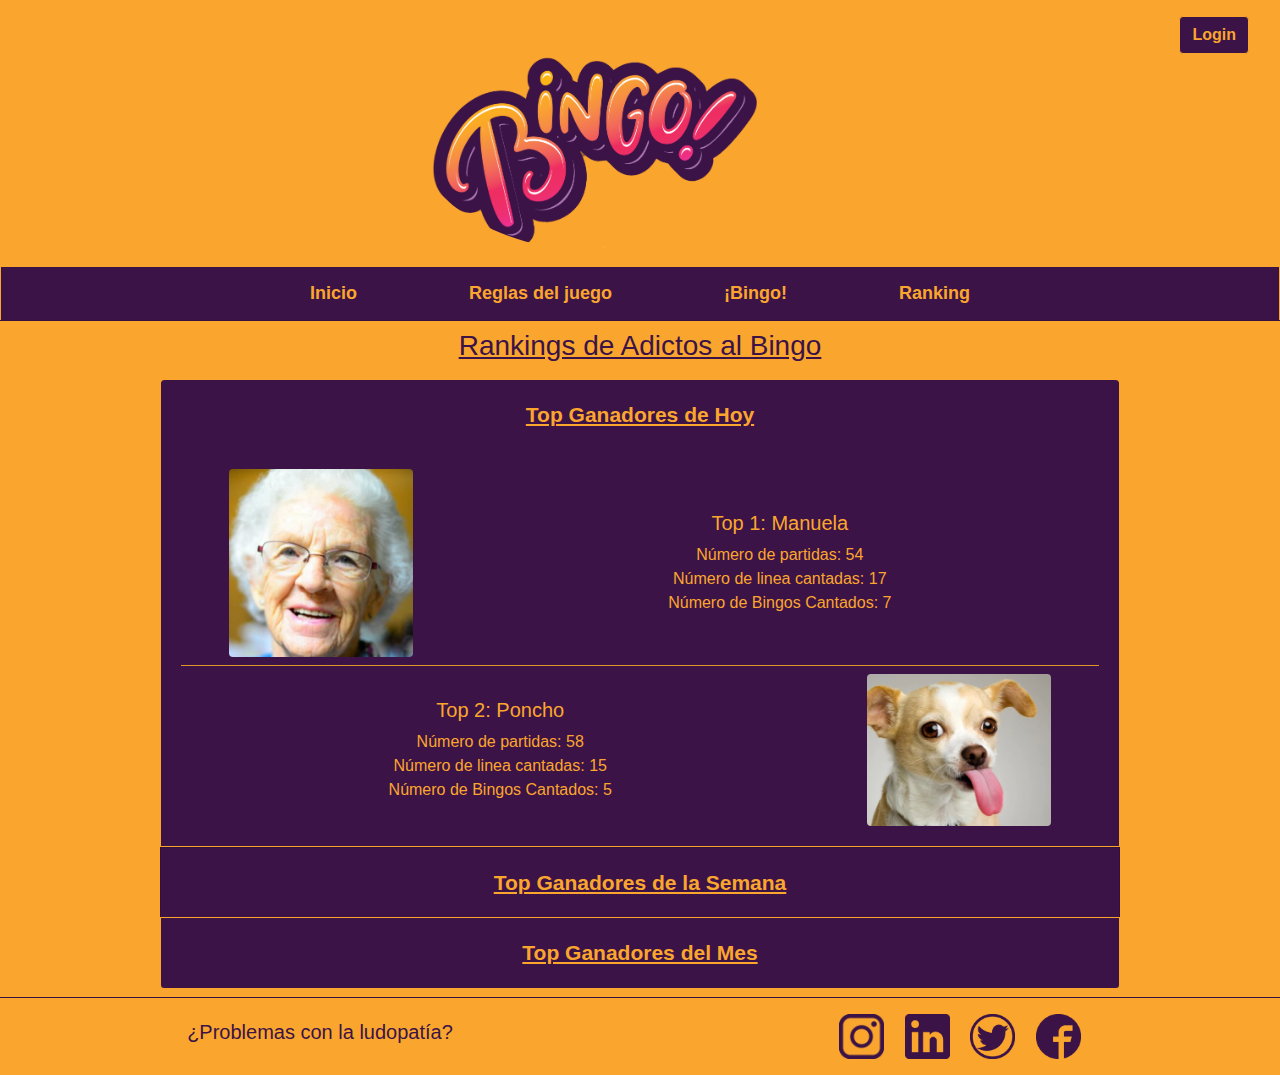
<file: DI_CartonesBingo/html/ranking.html>
<!DOCTYPE html>
<html lang="en">

<head>
    <meta charset="UTF-8">
    <meta name="viewport" content="width=device-width, initial-scale=1.0">
    <meta http-equiv="X-UA-Compatible" content="ie=edge">
    <title>Rankings</title>
    <link rel="stylesheet" href="https://stackpath.bootstrapcdn.com/bootstrap/4.3.1/css/bootstrap.min.css"
        integrity="sha384-ggOyR0iXCbMQv3Xipma34MD+dH/1fQ784/j6cY/iJTQUOhcWr7x9JvoRxT2MZw1T" crossorigin="anonymous">
    <link rel="stylesheet" href="../css/style.css">
</head>

<body>
    <div class="container">
        <div class="row justify-content-center pb-3 ">
            <div class="col-12   text-center">
                <img src="../img/kisspng-buzzword-bingo-game-bigo-5b0ad9d072c036.57562746152743777647.png"
                    class="img-fluid rounded-circle imagen" alt="" />
                
                  
                    <button type="button" class="btn btn-primary float-right mt-3 mr-3" title="Introduce tus datos:" data-content="Hemos llegado al límite de jugadores simultaneos" data-toggle="popover" data-placement="bottom" >
                      Login
                    </button>
            </div>

        </div>

        <div class="row ">
            <div class="col-12 ">
                <nav class="navbar navbar-expand-md navbar-light bg-light border-right border-left border-primary">
                    <button class="navbar-toggler custom-toggler mx-2 my-2" type="button" data-toggle="collapse" data-target="#navbarNav"
                        aria-controls="navbarNav" aria-expanded="false" aria-label="Toggle navigation">
                        <span class="navbar-toggler-icon"></span>
                    </button>
                    <div class="collapse navbar-collapse text-center" id="navbarNav">
                        <ul class="navbar-nav  mx-auto ">
                            <li class="nav-item px-5">
                                <a class="nav-link" href="../index.html">Inicio</a>
                            </li>
                            <li class="nav-item  px-5">
                                <a class="nav-link" href="reglas.html">Reglas del juego</a>
                            </li>
                            <li class="nav-item  px-5">
                                <a class="nav-link" href="bingo.html">¡Bingo!</a>
                            </li>
                            <li class="nav-item  px-5">
                                <a class="nav-link " href="ranking.html">Ranking</a>
                            </li>
                        </ul>
                    </div>
                </nav>
            </div>

        </div>
        <hr>

        <div class="row no-gutters justify-content-center">
            <div class="col-12">
                <h2 class="h3 text-center py-2"><u>Rankings de Adictos al Bingo</u></h2>
            </div>
            <div class="col-11 col-md-10 col-lg-9 text-center">
                <div class="accordion pb-2" id="accordionExample">
                    <div class="card index">
                        <div class="card-header bg-light border-primary" id="headingOne">
                            <h2 class="mb-0">
                                <button class="btn btn-link " type="button" data-toggle="collapse"
                                    data-target="#collapseOne" aria-expanded="true" aria-controls="collapseOne">
                                    <u>Top Ganadores de Hoy</u>
                                </button>
                            </h2>
                        </div>

                        <div id="collapseOne" class="collapse show" aria-labelledby="headingOne"
                            data-parent="#accordionExample">
                            <div class="card-body bg-light">
                                <div class="media align-items-center">
                                    <img src="../img/topdiario1.PNG" class="mr-3 mr-lg-5 ml-3 ml-lg-5 rounded img-fluid" alt="...">
                                    <div class="media-body">
                                        <h5 class="mt-0">Top 1: Manuela</h5>
                                        Número de partidas: 54<br>
                                        Número de linea cantadas: 17<br>
                                        Número de Bingos Cantados: 7<br>
                                    </div>
                                </div>

                                <hr class="hr mt-2 mb-2">

                                <div class="media align-items-center">
                                    
                                    <div class="media-body">
                                        <h5 class="mt-0">Top 2: Poncho</h5>
                                        Número de partidas: 58<br>
                                        Número de linea cantadas: 15<br>
                                        Número de Bingos Cantados: 5<br>
                                    </div>
                                    <img src="../img/topdiario2.PNG" class="rounded img-fluid mr-3 mr-lg-5 ml-3 ml-lg-5" alt="...">
                                </div>
                            </div>
                        </div>
                    </div>
                    <div class="card bg-light">
                        <div class="card-header bg-light" id="headingTwo">
                            <h2 class="mb-0">
                                <button class="btn btn-link collapsed" type="button" data-toggle="collapse"
                                    data-target="#collapseTwo" aria-expanded="false" aria-controls="collapseTwo">
                                    <u>Top Ganadores de la Semana</u>
                                </button>
                            </h2>
                        </div>
                        <div id="collapseTwo" class="collapse" aria-labelledby="headingTwo"
                            data-parent="#accordionExample">
                            <div class="card-body bg-light">
                                <div class="media align-items-center">
                                    <img src="../img/topdiario1.PNG" class="mr-3 ml-3 rounded img-fluid" alt="...">
                                    <div class="media-body">
                                        <h5 class="mt-0">Top 1: Manuela</h5>
                                        Número de partidas: 176<br>
                                        Número de linea cantadas: 67<br>
                                        Número de Bingos Cantados: 34<br>
                                    </div>
                                </div>

                                <hr class="hr mt-2 mb-2">

                                <div class="media align-items-center">
                                    
                                    <div class="media-body">
                                        <h5 class="mt-0">Top 2: Poncho</h5>
                                        Número de partidas: 166<br>
                                        Número de linea cantadas: 58<br>
                                        Número de Bingos Cantados: 29<br>
                                    </div>
                                    <img src="../img/topdiario2.PNG" class="rounded img-fluid ml-3" alt="...">
                                </div>
                            </div>
                        </div>
                    </div>
                    <div class="card index">
                        <div class="card-header bg-light" id="headingThree">
                            <h2 class="mb-0">
                                <button class="btn btn-link collapsed" type="button" data-toggle="collapse"
                                    data-target="#collapseThree" aria-expanded="false" aria-controls="collapseThree">
                                    <u>Top Ganadores del Mes</u>
                                </button>
                            </h2>
                        </div>
                        <div id="collapseThree" class="collapse" aria-labelledby="headingThree"
                            data-parent="#accordionExample">
                            <div class="card-body bg-light">
                                <div class="media align-items-center">
                                    <img src="../img/topdiario2.PNG" class="mr-3 ml-3 rounded img-fluid" alt="...">
                                    <div class="media-body">
                                        <h5 class="mt-0">Top 1: Poncho</h5>
                                        Número de partidas: 563<br>
                                        Número de linea cantadas: 234<br>
                                        Número de Bingos Cantados: 123<br>
                                    </div>
                                </div>

                                <hr class="hr mt-2 mb-2">

                                <div class="media align-items-center">
                                    
                                    <div class="media-body">
                                        <h5 class="mt-0">Top 2: Manuela</h5>
                                        Número de partidas: 521<br>
                                        Número de linea cantadas: 209<br>
                                        Número de Bingos Cantados: 107<br>
                                    </div>
                                    <img src="../img/topdiario1.PNG" class="rounded img-fluid ml-3" alt="...">
                                </div>
                            </div>
                        </div>
                    </div>
                </div>

            </div>
        </div>

        <hr>

        <!-- Footer -->
        <footer class="">
                <div class="row align-items-center ">
                    <div class="offset-sm-1 col-4  text-center ">
                        <p class="h5"><a
                                href="https://www.forummontau.com/sevilla/?gclid=Cj0KCQiA2vjuBRCqARIsAJL5a-Jh20NvwLqoTsAp2cpNeboF8vtER0LGLsStX-ExSQOBxda7CboXD2caAgzFEALw_wcB"
                                target="_blank">¿Problemas con la ludopatía?</a></p>
    
                    </div>
    
                    <div class=" offset-md-1 offset-lg-2 col-8 col-sm-7 col-md-6 col-lg-4 text-center">
                        <div class="py-sm-3 ">
                            <a href="https://www.instagram.com/?hl=es" class="px-2"><img
                                    src="../img/g3tCwR-logo-instagram-high-quality-pictures.png" data-toggle="tooltip"
                                    title="¡Instagram!"></a>
                            <a href="https://es.linkedin.com/" class="px-2"><img src="../img/61109.png"
                                    data-toggle="tooltip" title="¡Linkedin!"></a>
                            <a href="https://twitter.com/?lang=es" class="px-2" data-toggle="tooltip" title="¡Twitter!"><img
                                    src="../img/58-580603_twitter-icon-white-transparent-transparent-background-twitter-logo.png"></a>
                            <a href="https://www.facebook.com/" class="px-2" data-toggle="tooltip" title="Facebook!"><img
                                    src="../img/pngocean.com.png"></a>
                        </div>
                    </div>
    
                </div>
            </footer>
    </div>
    <script src="https://ajax.googleapis.com/ajax/libs/jquery/3.4.1/jquery.min.js"></script>
    <script src="https://cdnjs.cloudflare.com/ajax/libs/popper.js/1.14.7/umd/popper.min.js"></script>
    <script src="https://maxcdn.bootstrapcdn.com/bootstrap/4.3.1/js/bootstrap.min.js"></script>
    <script src="../js/bingo.js" type="text/javascript"></script>
</body>

</html>
</file>
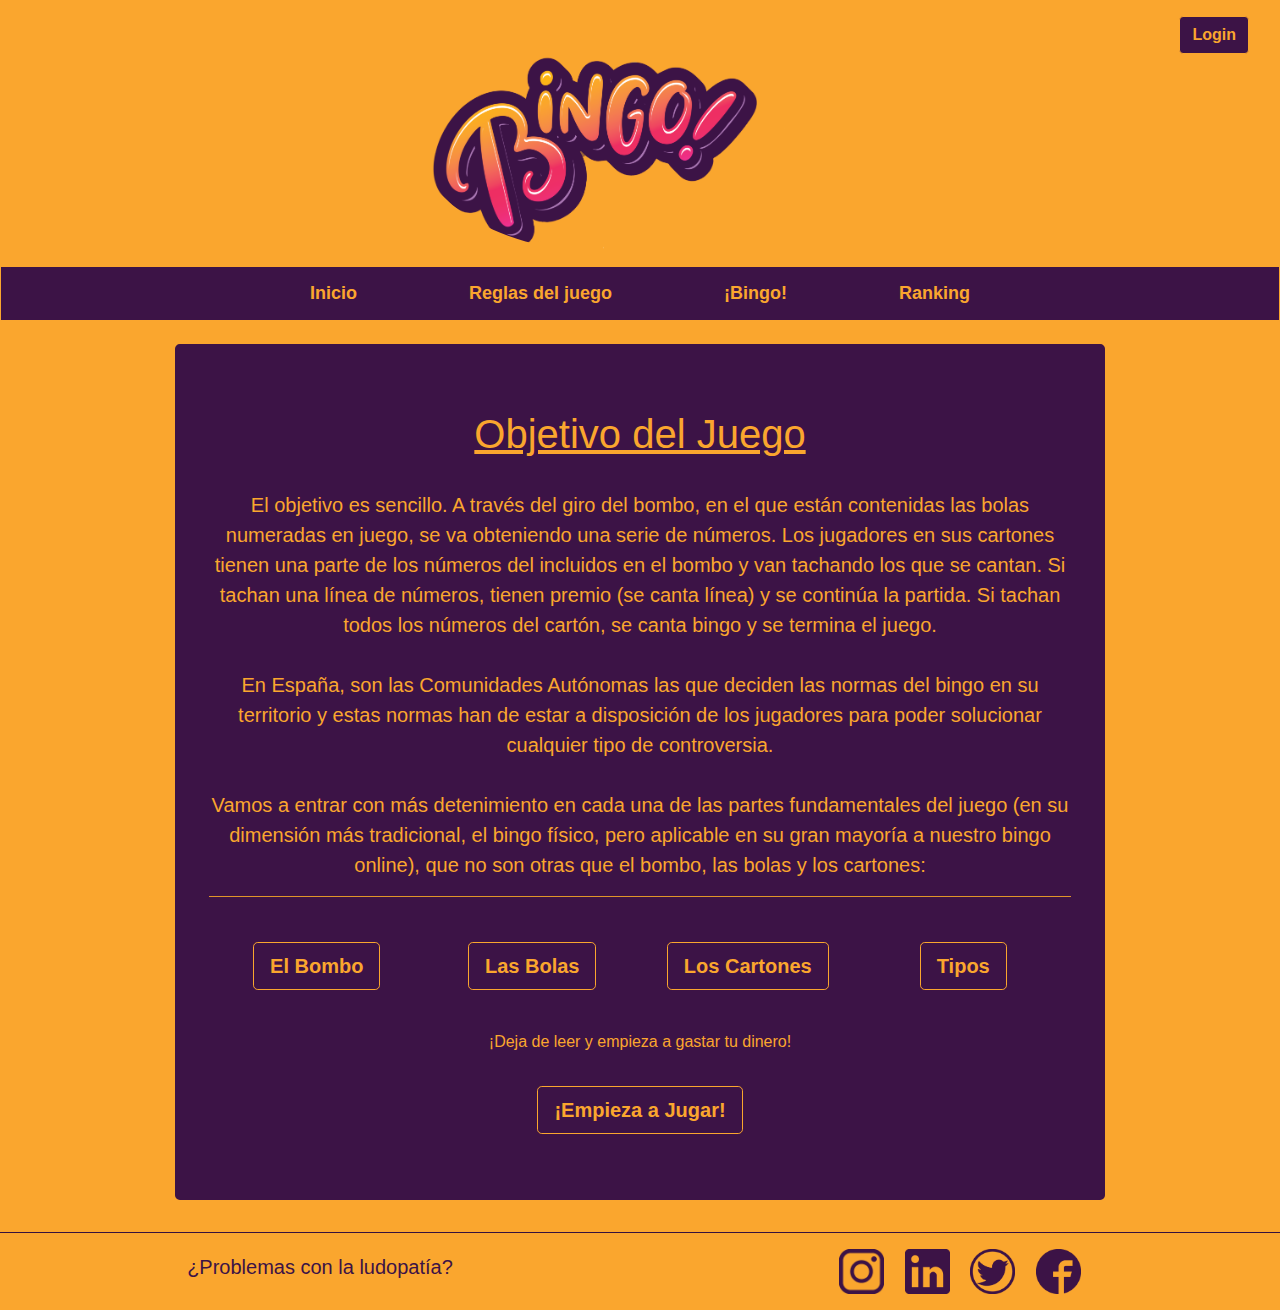
<file: DI_CartonesBingo/html/reglas.html>
<!DOCTYPE html>
<html lang="en">

<head>
    <meta charset="UTF-8">
    <meta name="viewport" content="width=device-width, initial-scale=1.0">
    <meta http-equiv="X-UA-Compatible" content="ie=edge">
    <title>Reglas del Juego</title>
    <link rel="stylesheet" href="https://stackpath.bootstrapcdn.com/bootstrap/4.3.1/css/bootstrap.min.css"
        integrity="sha384-ggOyR0iXCbMQv3Xipma34MD+dH/1fQ784/j6cY/iJTQUOhcWr7x9JvoRxT2MZw1T" crossorigin="anonymous">
    <link rel="stylesheet" href="../css/style.css">
</head>

<body>

    <div class="container">
        <div class="row justify-content-center pb-3 ">
            <div class="col-12   text-center">
                <img src="../img/kisspng-buzzword-bingo-game-bigo-5b0ad9d072c036.57562746152743777647.png"
                    class="img-fluid rounded-circle imagen" alt="" />
                
                  
                    <button type="button" class="btn btn-primary float-right mt-3 mr-3" title="Introduce tus datos:" data-content="Hemos llegado al límite de jugadores simultaneos" data-toggle="popover" data-placement="bottom" >
                      Login
                    </button>
            </div>

        </div>

        <div class="row ">
            <div class="col-12 ">
                <nav class="navbar navbar-expand-md navbar-light bg-light border-right border-left border-primary">
                    <button class="navbar-toggler custom-toggler mx-2 my-2" type="button" data-toggle="collapse" data-target="#navbarNav"
                        aria-controls="navbarNav" aria-expanded="false" aria-label="Toggle navigation">
                        <span class="navbar-toggler-icon"></span>
                    </button>
                    <div class="collapse navbar-collapse text-center" id="navbarNav">
                        <ul class="navbar-nav  mx-auto ">
                            <li class="nav-item px-5">
                                <a class="nav-link" href="../index.html">Inicio</a>
                            </li>
                            <li class="nav-item  px-5">
                                <a class="nav-link" href="reglas.html">Reglas del juego</a>
                            </li>
                            <li class="nav-item  px-5">
                                <a class="nav-link" href="bingo.html">¡Bingo!</a>
                            </li>
                            <li class="nav-item  px-5">
                                <a class="nav-link " href="ranking.html">Ranking</a>
                            </li>
                        </ul>
                    </div>
                </nav>
            </div>

        </div>

        <div class="row align-items-center justify-content-center pt-4">
            <div class="col-12 col-md-10 col-lg-9 ">
                <div class="jumbotron text-center border border-secondary bg-light">
                    <h1 class="display-5 pb-4"><u>Objetivo del Juego</u></h1>
                    <p class="lead">El objetivo es sencillo. A través del giro del bombo, en el que están contenidas las
                        bolas numeradas en juego, se va obteniendo una serie de números. Los jugadores en sus cartones
                        tienen una parte de los números del incluidos en el bombo y van tachando los que se cantan. Si
                        tachan una línea de números, tienen premio (se canta línea) y se continúa la partida. Si tachan
                        todos los números del cartón, se canta bingo y se termina el juego.
                        <br><br>
                        En España, son las Comunidades Autónomas las que deciden las normas del bingo en su territorio y
                        estas normas han de estar a disposición de los jugadores para poder solucionar cualquier tipo de
                        controversia.
                        <br><br>
                        Vamos a entrar con más detenimiento en cada una de las partes fundamentales del juego (en su
                        dimensión más tradicional, el bingo físico, pero aplicable en su gran mayoría a nuestro bingo online), que no son otras que el bombo, las bolas y los
                        cartones:</p>
                    <hr class="hr my-2">
                    <p class="h4 pb-2">Elementos que debes conocer:</p>
                    <div class="row">
                        <div class="col-6 col-lg-3 pb-3">
                    <a class="btn btn-primary btn-lg " href="#" role="button" data-toggle="modal"
                        data-target="#bombo">El Bombo</a>
                        </div>
                        <div class="col-6 col-lg-3 pb-3">
                    <a class="btn btn-primary btn-lg" href="#" role="button" data-toggle="modal"
                        data-target="#bolas">Las Bolas</a>
                    </div>
                    <div class="col-6 col-lg-3">
                    <a class="btn btn-primary btn-lg" href="#" role="button" data-toggle="modal"
                        data-target="#cartones">Los Cartones</a>
                    </div>
                    <div class="col-6 col-lg-3 ">
                    <a class="btn btn-primary btn-lg" href="#" role="button" data-toggle="modal"
                        data-target="#tipos">Tipos</a>
                    </div>
                    </div>
                    <br>
                    <p class="pb-3">¡Deja de leer y empieza a gastar tu dinero!</p>
                    <a class="btn btn-primary btn-lg" href="bingo.html" role="button">¡Empieza a Jugar!</a>
                </div>



            </div>



        </div>


        <!-- Modal Bombo -->
        <div class="modal fade" id="bombo" tabindex="-1" role="dialog" aria-labelledby="exampleModalScrollableTitle"
            aria-hidden="true">
            <div class="modal-dialog modal-dialog-scrollable" role="document">
                <div class="modal-content text-center bg-dark">
                    <div class="modal-header justify-content-center">
                        <h5 class="modal-title text-center h4" id="exampleModalScrollableTitle">El Bombo</h5>
                        <button type="button" class="close" data-dismiss="modal" aria-label="Close">
                            <span aria-hidden="true">&times;</span>
                        </button>
                    </div>
                    <div class="modal-body">
                        Es el dispositivo que, con sus giros, decide de forma totalmente aleatoria qué bolas van a salir
                        por su abertura. Algo muy similar al bombo de la lotería que todos vemos en la tele por Navidad,
                        pero con bolas numeradas del 1 al 90. Se trata de dos semiesferas que se cierran formando una
                        completa que permite que los números se mezclen sin posibilidad de manipular el resultado.
                        <br><br>
                        Los domésticos para jugar después de una comida en familia se giran a mano con una manivela, los
                        profesionales tienen un motor eléctrico que los hace girar. También es importante que se pueda
                        ver el interior con las bolas dando tumbos, en este caso la transparencia es metafórica y
                        también física. El tiempo entre cada salida de bola es breve, por lo que los jugadores deben
                        permanecer concentrados y atentos mientras dura la partida.
                    </div>
                    <div class="modal-footer">
                        <button type="button" class="btn btn-primary" data-dismiss="modal">Cerrar</button>
                    </div>
                </div>
            </div>
        </div>

        <!-- Modal Bolas -->
        <div class="modal fade" id="bolas" tabindex="-1" role="dialog" aria-labelledby="exampleModalScrollableTitle"
            aria-hidden="true">
            <div class="modal-dialog modal-dialog-scrollable" role="document">
                <div class="modal-content text-center bg-dark">
                    <div class="modal-header justify-content-center">
                        <h5 class="modal-title text-center h4" id="exampleModalScrollableTitle">Las Bolas</h5>
                        <button type="button" class="close" data-dismiss="modal" aria-label="Close">
                            <span aria-hidden="true">&times;</span>
                        </button>
                    </div>
                    <div class="modal-body">
                        Las bolas han de ser revisadas antes de introducirse en el bombo y deben quedar reflejados los
                        números que van saliendo en su orden correspondiente en un panel o pantalla a disposición de los
                        jugadores. Las salas de bingo tienen la obligación de tener a mano siempre un juego nuevo y
                        completo de bolas, por si pasara cualquier cosa con los que están en uso, desde que falta alguna
                        hasta que cualquiera de ellas no tenga el tamaño o el peso adecuado. Deben llevar el número
                        impreso visible y bien legible.
                        <br><br>
                        Las bolas deben ser homologadas por la autoridad competente. Generalmente se juega con 90 bolas
                        numeradas del 1 al 90, pero también está la variedad del bingo de 75 bolas ( y tranquilos que
                        ninguna puede rodar bajo la alfombra, se hacen recuentos obligatorios antes y después y si
                        faltara alguna se invalidaría la partida).
                        <br><br>
                        Para evitar que se juegue con bolas deterioradas que puedan traer problemas se suele regular
                        incluso el número de partidas que podrán jugarse con cada juego de bolas. Después deberán ser
                        sustituidas por un juego distinto de bolas.
                    </div>
                    <div class="modal-footer">
                        <button type="button" class="btn btn-primary" data-dismiss="modal">Cerrar</button>
                    </div>
                </div>
            </div>
        </div>

        <!-- Modal Cartones -->
        <div class="modal fade" id="cartones" tabindex="-1" role="dialog" aria-labelledby="exampleModalScrollableTitle"
            aria-hidden="true">
            <div class="modal-dialog modal-dialog-scrollable" role="document">
                <div class="modal-content text-center bg-dark">
                    <div class="modal-header justify-content-center">
                        <h5 class="modal-title text-center h4" id="exampleModalScrollableTitle">Los Cartones</h5>
                        <button type="button" class="close" data-dismiss="modal" aria-label="Close">
                            <span aria-hidden="true">&times;</span>
                        </button>
                    </div>
                    <div class="modal-body">
                        a parte más importante, la que va a manejar el jugador, consiste en una cuadrícula que suele
                        tener nueve columnas y tres filas. Como os habíamos dicho, a legislación española ha dejado
                        estas competencias en manos de las Comunidades Autónomas. Mientras éstas redactan sus normativas
                        propias existe una orden ministerial de 9 de enero de 1979, por la que se aprueba el Reglamento
                        del Juego del Bingo, que nos puede dar una pista de cómo se prevé que sea el cartón.
                        <br><br>
                        Lo primero es que deben ser expedidos por la autoridad competente (en la actualidad ya se pueden
                        imprimir en el propio bingo, pero siempre siguiendo los requisitos de la legislación aplicable).
                        Han de ser vendidos además dentro de la propia sala y para una partida específica (para la
                        siguiente se han de retirar necesariamente). El jugador ha de tachar las casillas de los números
                        cantados con algún método que no se pueda borrar. ¡El lápiz no vale! Hay 15 números por cartón.
                    </div>
                    <div class="modal-footer">
                        <button type="button" class="btn btn-primary" data-dismiss="modal">Cerrar</button>
                    </div>
                </div>
            </div>
        </div>

        <!-- Modal Tipos -->
        <div class="modal fade" id="tipos" tabindex="-1" role="dialog" aria-labelledby="exampleModalScrollableTitle"
            aria-hidden="true">
            <div class="modal-dialog modal-dialog-scrollable" role="document">
                <div class="modal-content text-center bg-dark">
                    <div class="modal-header justify-content-center">
                        <h5 class="modal-title text-center h4" id="exampleModalScrollableTitle">Tipos de Bingo</h5>
                        <button type="button" class="close" data-dismiss="modal" aria-label="Close">
                            <span aria-hidden="true">&times;</span>
                        </button>
                    </div>
                    <div class="modal-body">
                        El bingo más frecuente es el de 90 bolas. Tiene una variedad que depende de las salas en las que
                        se juegue, que es el bingo simultáneo. En esta modalidad no hay un bombo por sala sino que
                        varias salas entre sí conectadas por un sistema llamado Red de distribución. Las normas para los
                        jugadores son las mismas y la diferencia es la cantidad de personas que juegan una partida a la
                        vez, ya que puede crecer mucho el número de participantes.
                        <br><br>
                        Por supuesto no podíamos dejar de mencionar nuestra pasión y razón de ser ¡El bingo online! Un
                        bingo cuyo objetivo es el mismo que te hemos contado para el bingo tradicional pero que puede
                        introducir un montón de variantes que lo hacen más atractivo:
                        <br><br>
                        1- Puedes jugar desde casa, desde la playa o desde donde estés con tu smartphone, tableta u
                        ordenador.
                        <br><br>
                        2- Puedes jugar despistándote un poco: los cartones ¡se tachan solitos! eso permite que puedas
                        charlar con tus compañeros de partidas y atendiendo al moderador del chat, que también te puede
                        facilitar el ganar algún premio extra mientras haces amigos y te diviertes.
                        <br><br>
                        3- Puedes elegir modalidades de 90 o de 75 bolas. El bingo de 75 sigue las mismas reglas que el
                        de 90 y proviene de Estados Unidos. Se juega con cartones de cinco columnas por cinco líneas que
                        permiten la aparición de figuras distintas (no sólo la línea o el bingo del de 90) y que por
                        tanto aumentan la posibilidad de conseguir premio. También está el bingo flash, de 15 números, 9
                        extracciones máximas de bolas y 3 números por cartón.
                    </div>
                    <div class="modal-footer">
                        <button type="button" class="btn btn-primary" data-dismiss="modal">Cerrar</button>
                    </div>
                </div>
            </div>
        </div>

        <hr>

        <!-- Footer -->
        <footer class="">
                <div class="row align-items-center ">
                    <div class="offset-sm-1 col-4  text-center ">
                        <p class="h5"><a
                                href="https://www.forummontau.com/sevilla/?gclid=Cj0KCQiA2vjuBRCqARIsAJL5a-Jh20NvwLqoTsAp2cpNeboF8vtER0LGLsStX-ExSQOBxda7CboXD2caAgzFEALw_wcB"
                                target="_blank">¿Problemas con la ludopatía?</a></p>
    
                    </div>
    
                    <div class=" offset-md-1 offset-lg-2 col-8 col-sm-7 col-md-6 col-lg-4 text-center">
                        <div class="py-sm-3 ">
                            <a href="https://www.instagram.com/?hl=es" class="px-2"><img
                                    src="../img/g3tCwR-logo-instagram-high-quality-pictures.png" data-toggle="tooltip"
                                    title="¡Instagram!"></a>
                            <a href="https://es.linkedin.com/" class="px-2"><img src="../img/61109.png"
                                    data-toggle="tooltip" title="¡Linkedin!"></a>
                            <a href="https://twitter.com/?lang=es" class="px-2" data-toggle="tooltip" title="¡Twitter!"><img
                                    src="../img/58-580603_twitter-icon-white-transparent-transparent-background-twitter-logo.png"></a>
                            <a href="https://www.facebook.com/" class="px-2" data-toggle="tooltip" title="Facebook!"><img
                                    src="../img/pngocean.com.png"></a>
                        </div>
                    </div>
    
                </div>
            </footer>
    </div>
    <script src="https://ajax.googleapis.com/ajax/libs/jquery/3.4.1/jquery.min.js"></script>
    <script src="https://cdnjs.cloudflare.com/ajax/libs/popper.js/1.14.7/umd/popper.min.js"></script>
    <script src="https://maxcdn.bootstrapcdn.com/bootstrap/4.3.1/js/bootstrap.min.js"></script>
    <script src="../js/bingo.js" type="text/javascript"></script>
</body>

</html>
</file>
<file: DI_CartonesBingo/css/style.css>
*{
    margin:0;
    padding: 0;
    
}
body{
    background-color: #3c1346;
}

.container{
    background-color: #faa62e;
    padding:0;
}

hr{
    background-color:#3c1346;
    padding:0;
    margin:0;
    color: #3c1346;
}
.hr {
    background-color: #faa62e;
}

footer img {
    width: 45px;
  }

.h5 a{
    text-decoration: none !important;
    color: #3c1346;
}

.imagen {
    width: 30%;
}

.bg-light {
    background-color:#3c1346 !important;
    color: #faa62e  !important;
}

.bg-dark {
    background-color:#faa62e !important;
    color: #3c1346  !important;
}

.border-primary {
    border-color: #faa62e !important;
}

.border-secondary {
    border-color: #3c1346 !important;
    border-width: 2px !important;
}

.navbar-light .navbar-nav .nav-link  {
    font-size: 18px;
    color:#faa62e;
    font-weight: bold;
    transition: 0.2s;
    transition-timing-function: ease-in-out;
}

.navbar-light .navbar-nav .nav-link:hover  {
    color:#3c1346;
    background-color: #faa62e;
    font-weight: bold;
}

.navbar{
    padding: 0;
}

ul li a{
    margin-top: 5px;
    margin-bottom: 5px;
    border-radius: 10px;
}

.index {
    border: 1px solid #faa62e !important;
    background-color: #faa62e!important;
}
.index-2 {
    background-color:#3c1346 !important;
    color: #faa62e  !important;
}

.card-header:first-child {
    border-width: 1px;
    border-color: #faa62e !important;
}

.h3 {
    color: #3c1346;
}

.btn-link {
    text-decoration: none;
    color: #faa62e;
    font-size: 21px;
    font-weight: bold;
}

.btn-link:hover {
    color: #faa62e;
}

.media img {
    width: 20%;
}

.btn-primary{
    color:#faa62e;
    background-color: #3c1346;
    border: 1px solid #faa62e !important;
    font-weight: bold;
}

.btn-primary:hover{
    color:#3c1346;
    font-weight: bold;
    background-color: #faa62e;
    border: 1px solid #3c1346 !important;
}

 .btn-primary:active{
    color:#3c1346 !important;
    font-weight: bold;
    background-color: #faa62e !important;
    border: 1px solid #3c1346 !important;
    box-shadow: 0 0 0 0.2rem rgba(250,166,46,.5) !important;
}

.btn-primary.focus, .btn-primary:focus {
    box-shadow: 0 0 0 0.2rem rgba(250,166,46,.5);
}

.modal-header{
    border-bottom: 1px solid #3c1346;
}

.modal-footer {
    border-top: 1px solid #3c1346 !important;
}

.index-2 img{
    width: 60%;
}

.popover{
    background-color: #faa62e !important;
    color: #3c1346 !important;
}

.popover-body{
    color: #3c1346 !important;
}

.popover-header{
    background-color: #faa62e !important;
    border-bottom: 1px solid #3c1346 !important;
}

.bs-popover-auto[x-placement^=right]>.arrow::after, .bs-popover-right>.arrow::after {

    border-right-color: #faa62e !important;
}

.bs-popover-auto[x-placement^=bottom]>.arrow::after, .bs-popover-bottom>.arrow::after {

    border-bottom-color: #faa62e !important;
}
.bs-popover-auto[x-placement^=bottom] .popover-header::before, .bs-popover-bottom .popover-header::before {
    border-bottom: 1px solid #faa62e !important;
}
.list-group-item {
    background-color: #3c1346 !important;
    color: #faa62e !important;
    border: 1px solid #faa62e !important;
}

.h1{
    color:#3c1346 !important;
}

.h3{
    color:#3c1346 !important;
}

.h5 {
    color:#3c1346 !important;
}

.jugadoresPartida{
    color:#faa62e !important;
    font-size: 17px;
}

.h4{
    color:#3c1346 !important;
    font-size: 17px;
}

.cabecera {
    margin-right:0 !important;
}

.row {
    margin-right:0px  !important;
    margin-left: 0px  !important;
}

.navbar {
    margin-right: -15px;
    margin-left: -15px;
}

.custom-toggler .navbar-toggler-icon {
    background-image: url("data:image/svg+xml;charset=utf8,%3Csvg viewBox='0 0 32 32' xmlns='http://www.w3.org/2000/svg'%3E%3Cpath stroke='rgba(250,166,46)' stroke-width='2' stroke-linecap='round' stroke-miterlimit='10' d='M4 8h24M4 16h24M4 24h24'/%3E%3C/svg%3E");
}

.custom-toggler.navbar-toggler {
    border-color: #faa62e;
} 

.linea-2{
    height: 35px;
    
}

.imagen-2{
    height: 40px;
}

.col {
   
    padding-right: 5px !important;
    width: 60px;
}

.borde1 {
    border-top: 2px solid #3c1346;
    border-top-right-radius: 10px;
    border-top-left-radius: 10px;
    border-left: 2px solid #3c1346;
    border-right: 2px solid #3c1346;
    
}

.borde2 {
    border: 2px solid #3c1346;

}

.borde3 {
    border-bottom: 2px solid #3c1346;
    border-left: 2px solid #3c1346;
    border-right: 2px solid #3c1346;
    border-bottom-right-radius: 10px;
    border-bottom-left-radius: 10px;
}

.bg-danger{
    background-color: #ee2e63 !important;
}

.borde4 {
    border-right: 1px solid #3c1346;
}

.letra {
    font-size: 18px;
    font-weight: bold;
    color: #3c1346;
}

.container{
    max-width: 1280px !important;
}

.col-sm{
    width: 40px !important;
}

.text-light {
    color: #3c1346!important;
}

.fondo1{
    background-color:#3c1346;
    color: #faa62e;
}

.fondo1 img{
    width: 50%;
}

.text-muted {
    color: #faa62e!important;
}

#puntuacion{
    border: 1px solid #faa62e;
    border-radius: 10px;
    background-color:#faa62e ;
    color: #3c1346;
    font-weight: bold;
}

.bordefooter{
    border-top: 1px solid #faa62e;
}

.imagen-jugador img{
   width: 100%;
  height: 200px;
}

.toast-header {
    border-bottom: 1px solid #3c1346 !important;
}

#enviar{
    background-color: #3c1346;
    color: #faa62e;
    border: 1px solid #faa62e;
}

.numClick {
    background-color: #3c1346;
    color: #faa62e;
    text-decoration: line-through;
}

#numeroBingo:hover{
    color:#faa62e;
    background-color: #3c1346;
    cursor:pointer;
}



@media screen and (min-width: 1199px) {
    .col-md{
       width: 55px !important;
    }
   .imagen-2{
       height: 40px;
       width: 55px;
   }
}

@media screen and (min-width: 991px) and (max-width: 1198px) {
    .imagen-2{
        height: 35px;
        width: 40px;
    }
 }

@media screen and (min-width: 768px) and (max-width: 990px) {
    .imagen-2{
        height: 35px;
        width: 40px;
    }
    .fondo1 img{
        width: 15%;
    }

    #puntuacion {
        width: 80%;
        margin: auto;
    }
 }
 @media screen and (min-width: 576px) and (max-width: 767px) {
    .imagen-2{
        height: 30px;
        width: 35px;
    }
    .col-md{
        width: 45px !important;
     }

     .fondo1 img{
        width: 15%;
    }
    #puntuacion {
        width: 70%;
        margin: auto;
    }
 }

 @media screen and (max-width: 575px) {
    .col{
        width: 55px !important;
     }
    .imagen-2{
        height: 40px;
        width: 55px;
    }
    .fondo1 img{
        width: 25%;
    }
    .imagen-jugador{
        width: 70%;
    }

    footer img {
        width: 40px;
      }
 }
 @media (max-width: 767px), handheld and (orientation: landscape) { 
    /*.imagen-jugador{
        width: 50%;
    }*/

    
    /* No he realizado cambios cuando se produce un cambio a horizontal con el móvil ya que, al cambiarse
        automáticamente se coloca correctamente como pantalla SM, he comprobado que funciona si realizo cambios manteniendo
        este width y el handheld.*/

  }
</file>
